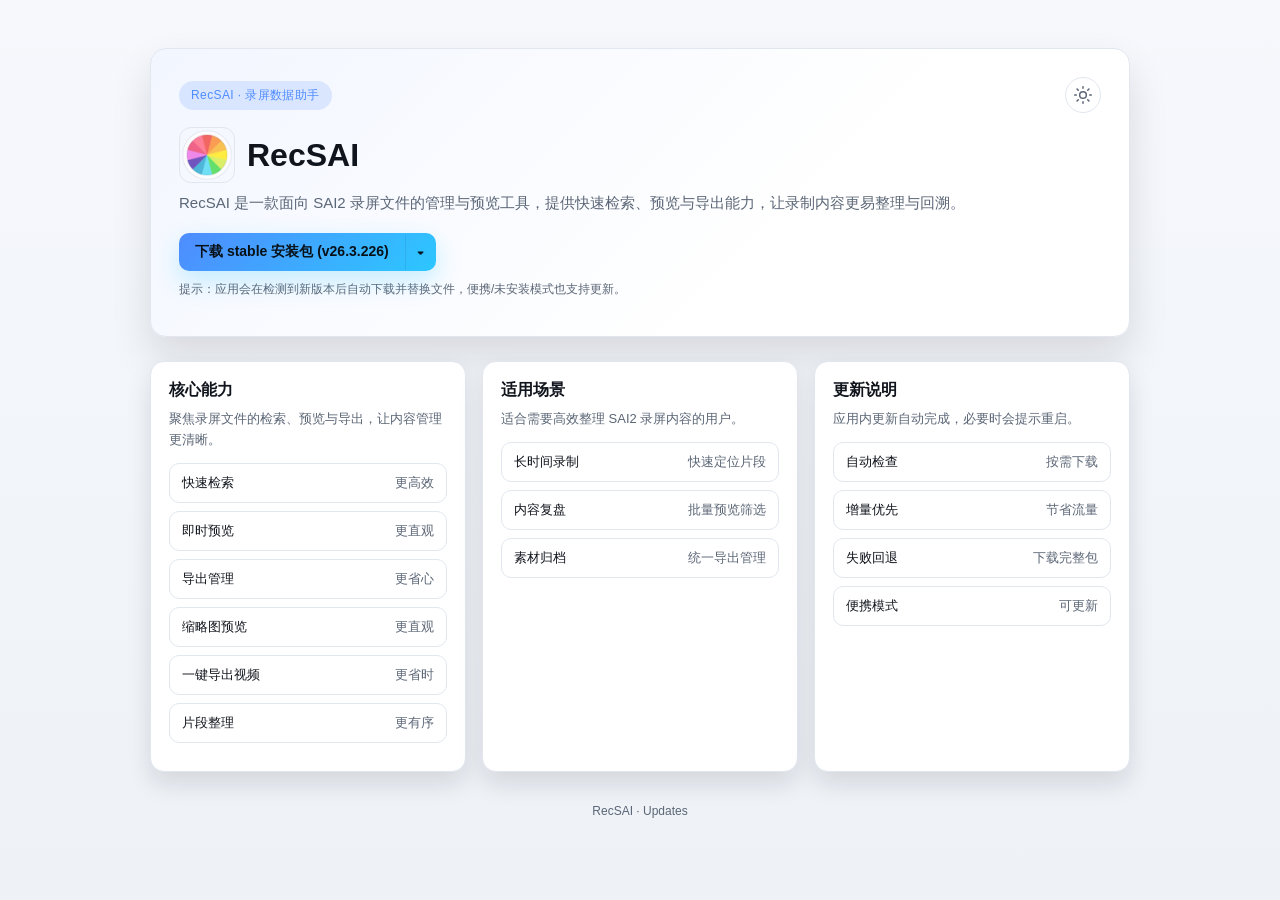
<file: index.html>
﻿<!doctype html>
<html lang="zh-CN">
<head>
  <meta charset="utf-8" />
  <meta name="viewport" content="width=device-width, initial-scale=1" />
  <title>RecSAI 更新中心</title>
  <style>
    :root {
      --bg: #0e0f13;
      --card: #151821;
      --text: #eef1f5;
      --muted: #a6adba;
      --accent: #53d1b6;
      --accent-2: #6aa6ff;
      --accent-soft: rgba(83, 209, 182, 0.14);
      --border: #2a2f3b;
      --shadow: rgba(0, 0, 0, 0.35);
    }
    body.light {
      --bg: #f4f6fb;
      --card: #ffffff;
      --text: #10141c;
      --muted: #5b6676;
      --accent: #4f8cff;
      --accent-2: #34c4ff;
      --accent-soft: rgba(79, 140, 255, 0.16);
      --border: #e1e6ef;
      --shadow: rgba(16, 20, 28, 0.12);
    }
    * { box-sizing: border-box; }
    body {
      margin: 0;
      font-family: "Segoe UI", "Noto Sans SC", "PingFang SC", "Microsoft YaHei", sans-serif;
      background: radial-gradient(1200px 600px at 15% -10%, #1b2130 0%, transparent 60%),
                  radial-gradient(1200px 800px at 110% 10%, #112031 0%, transparent 55%),
                  var(--bg);
      color: var(--text);
      min-height: 100vh;
      display: flex;
      justify-content: center;
      padding: 48px 16px;
      transition: background 0.4s ease, color 0.4s ease;
    }
    body.light {
      background: linear-gradient(180deg, #f6f8fc 0%, #eef2f7 100%), var(--bg);
    }
    .container {
      width: 100%;
      max-width: 980px;
      display: grid;
      gap: 24px;
    }
    .hero {
      padding: 28px;
      border-radius: 16px;
      background: linear-gradient(135deg, #1b2233 0%, #151821 65%);
      border: 1px solid var(--border);
      box-shadow: 0 20px 40px var(--shadow);
      position: relative;
      overflow: hidden;
      animation: fadeUp 0.5s ease;
      z-index: 1;
      --rx: 0deg;
      --ry: 0deg;
      --lift: 0px;
      transform: translateY(var(--lift)) rotateX(var(--rx)) rotateY(var(--ry));
      transform-style: preserve-3d;
      transition: transform 0.18s ease, box-shadow 0.18s ease, background 0.3s ease, border-color 0.3s ease;
    }
    .hero:hover {
      --lift: -2px;
    }
    body.light .hero {
      background: linear-gradient(135deg, #f2f6ff 0%, #ffffff 65%);
    }
    .hero::after {
      content: "";
      position: absolute;
      inset: -60% 0 auto 0;
      height: 140%;
      background: radial-gradient(380px 140px at 15% 10%, var(--accent-soft), transparent 60%);
      opacity: 0.8;
      pointer-events: none;
    }
    .badge {
      display: inline-flex;
      align-items: center;
      gap: 8px;
      padding: 6px 12px;
      border-radius: 999px;
      background: var(--accent-soft);
      color: var(--accent);
      font-size: 12px;
      letter-spacing: 0.4px;
    }
    .brand {
      display: inline-flex;
      align-items: center;
      gap: 10px;
    }
    .brand-logo {
      width: 56px;
      height: 56px;
      border-radius: 12px;
      object-fit: cover;
      border: 1px solid var(--border);
      background: rgba(255, 255, 255, 0.05);
    }
    .toolbar {
      display: flex;
      justify-content: space-between;
      align-items: center;
      gap: 12px;
    }
    .toggle {
      display: inline-flex;
      align-items: center;
      justify-content: center;
      font-size: 12px;
      color: var(--muted);
      background: transparent;
      border: 1px solid var(--border);
      width: 36px;
      height: 36px;
      border-radius: 999px;
      cursor: pointer;
      transition: border-color 0.2s ease, color 0.2s ease, background 0.2s ease;
    }
    .toggle .icon {
      width: 20px;
      height: 20px;
      opacity: 1;
      transition: transform 0.2s ease;
    }
    body.light .toggle .icon.moon,
    body:not(.light) .toggle .icon.sun {
      display: none;
    }
    .title {
      margin: 14px 0 8px;
      font-size: 32px;
      font-weight: 700;
    }
    .subtitle {
      margin: 0;
      color: var(--muted);
      font-size: 15px;
      line-height: 1.6;
    }
    .title-wrap {
      display: inline-flex;
      align-items: center;
      gap: 12px;
      margin: 14px 0 8px;
    }
    .title-wrap .title {
      margin: 0;
    }
    .grid {
      display: grid;
      gap: 16px;
      grid-template-columns: repeat(auto-fit, minmax(240px, 1fr));
      position: relative;
      z-index: 2;
      perspective: 900px;
    }
    .card {
      background: var(--card);
      border: 1px solid var(--border);
      border-radius: 14px;
      padding: 18px;
      box-shadow: 0 12px 24px var(--shadow);
      --rx: 0deg;
      --ry: 0deg;
      --lift: 0px;
      transform: translateY(var(--lift)) rotateX(var(--rx)) rotateY(var(--ry));
      transform-style: preserve-3d;
      transition: transform 0.18s ease, box-shadow 0.18s ease, background 0.3s ease, border-color 0.3s ease;
    }
    .card:hover {
      --lift: -3px;
      box-shadow: 0 18px 36px var(--shadow);
    }
    .card h3 {
      margin: 0 0 8px;
      font-size: 16px;
    }
    .card p {
      margin: 0;
      color: var(--muted);
      font-size: 13px;
      line-height: 1.6;
    }
    .actions {
      display: flex;
      flex-wrap: wrap;
      gap: 12px;
      margin-top: 18px;
    }
    .btn {
      appearance: none;
      border: 0;
      background: linear-gradient(135deg, var(--accent), #2cc7ff);
      color: #081118;
      padding: 10px 16px;
      border-radius: 10px;
      font-weight: 600;
      text-decoration: none;
      font-size: 14px;
      display: inline-flex;
      align-items: center;
      gap: 8px;
      transition: transform 0.15s ease, box-shadow 0.15s ease;
      box-shadow: 0 10px 24px rgba(44, 199, 255, 0.25);
      cursor: pointer;
      position: relative;
      overflow: hidden;
      box-shadow: none;
    }
    .btn:hover { transform: none; }
    .btn::after {
      content: "";
      position: absolute;
      inset: -30% -30%;
      background: radial-gradient(220px 60px at 30% 30%, rgba(255, 255, 255, 0.35), transparent 60%);
      opacity: 0;
      transition: opacity 0.2s ease;
    }
    .btn:hover::after { opacity: 1; }
    .meta {
      margin-top: 10px;
      color: var(--muted);
      font-size: 12px;
    }
    .list {
      display: grid;
      gap: 8px;
      margin-top: 12px;
    }
    .list-item {
      display: flex;
      justify-content: space-between;
      padding: 10px 12px;
      border-radius: 10px;
      background: rgba(255, 255, 255, 0.03);
      border: 1px solid var(--border);
      font-size: 13px;
    }
    .muted { color: var(--muted); }
    footer {
      color: var(--muted);
      font-size: 12px;
      text-align: center;
      padding: 8px 0 24px;
    }
    .download {
      position: relative;
      display: inline-flex;
      align-items: center;
      gap: 0;
      border-radius: 10px;
      overflow: visible;
      background: linear-gradient(135deg, var(--accent), #2cc7ff);
      box-shadow: 0 10px 24px rgba(44, 199, 255, 0.25);
      transition: transform 0.15s ease, box-shadow 0.15s ease;
      --rx: 0deg;
      --ry: 0deg;
      transform: translateY(0) rotateX(var(--rx)) rotateY(var(--ry)) translateZ(0);
      transform-style: preserve-3d;
      z-index: 2;
    }
    .download:hover {
      transform: translateY(-1px) rotateX(var(--rx)) rotateY(var(--ry));
    }
    .download .btn,
    .download .download-toggle {
      background: transparent;
      box-shadow: none;
    }
    .download:hover {
      box-shadow: 0 16px 32px rgba(44, 199, 255, 0.3);
    }
    .download:hover .download-main,
    .download:hover .download-toggle {
      box-shadow: 0 12px 26px rgba(44, 199, 255, 0.3);
    }
    .download-main,
    .download-toggle {
      transition: box-shadow 0.15s ease;
      transform: translateZ(6px);
    }
    .download-toggle {
      display: inline-flex;
      align-items: center;
      border: 0;
      outline: none;
      appearance: none;
      -webkit-appearance: none;
      box-shadow: inset 1px 0 0 rgba(255, 255, 255, 0.2);
      padding: 10px 12px;
      border-radius: 0 10px 10px 0;
      background: linear-gradient(135deg, var(--accent), #2cc7ff);
      color: #081118;
      font-weight: 700;
      cursor: pointer;
      transition: transform 0.15s ease;
    }
    .download-toggle:hover { transform: translateZ(6px); }
    body.light .download-toggle {
      box-shadow: inset 1px 0 0 rgba(0, 0, 0, 0.08);
    }
    .download-main {
      display: inline-flex;
      align-items: center;
      border-radius: 10px 0 0 10px;
    }
    .menu {
      position: absolute;
      top: calc(100% + 8px);
      left: 0;
      min-width: 200px;
      background: var(--card);
      border: 1px solid var(--border);
      border-radius: 12px;
      padding: 6px;
      box-shadow: 0 18px 32px var(--shadow);
      z-index: 30;
      opacity: 0;
      transform: translateY(-6px) scale(0.98);
      pointer-events: none;
      transition: opacity 0.18s ease, transform 0.18s ease;
      transform-origin: top left;
      --rx: 0deg;
      --ry: 0deg;
    }
    .menu.open {
      opacity: 1;
      transform: translateY(0) scale(1) rotateX(var(--rx)) rotateY(var(--ry)) translateZ(20px);
      pointer-events: auto;
    }
    .menu button {
      width: 100%;
      background: transparent;
      border: 0;
      color: var(--text);
      padding: 8px 10px;
      text-align: left;
      border-radius: 8px;
      cursor: pointer;
      font-size: 13px;
    }
    .menu button:hover {
      background: rgba(255, 255, 255, 0.06);
    }
    body.light .menu button:hover {
      background: rgba(76, 125, 255, 0.14);
    }
    @keyframes fadeUp {
      from { opacity: 0; transform: translateY(6px); }
      to { opacity: 1; transform: translateY(0); }
    }
  </style>
</head>
<body>
  <div class="container">
    <section class="hero">
      <div class="toolbar">
        <div class="brand">
          <div class="badge">RecSAI · 录屏数据助手</div>
        </div>
        <button id="theme-toggle" class="toggle" type="button" aria-label="切换主题">
          <svg class="icon sun" aria-hidden="true"><use href="icons.svg#sun"></use></svg>
          <svg class="icon moon" aria-hidden="true"><use href="icons.svg#moon"></use></svg>
        </button>
      </div>
      <div class="title-wrap">
        <img class="brand-logo" src="preferences-color.ico" alt="RecSAI" />
        <h1 class="title">RecSAI</h1>
      </div>
      <p class="subtitle">
        RecSAI 是一款面向 SAI2 录屏文件的管理与预览工具，提供快速检索、预览与导出能力，让录制内容更易整理与回溯。
      </p>
      <div class="actions">
        <div class="download" id="download-wrap">
          <button class="btn download-main" id="download-btn" type="button">
            <span id="download-label">下载 stable 安装包</span>
          </button>
          <button class="download-toggle" id="download-toggle" type="button" aria-label="选择版本">▾</button>
          <div class="menu" id="download-menu">
            <button type="button" data-channel="stable">下载 stable 安装包</button>
            <button type="button" data-channel="beta">下载 beta 安装包</button>
          </div>
        </div>
      </div>
      <div class="meta">提示：应用会在检测到新版本后自动下载并替换文件，便携/未安装模式也支持更新。</div>
    </section>

    <section class="grid">
      <div class="card">
        <h3>核心能力</h3>
        <p>聚焦录屏文件的检索、预览与导出，让内容管理更清晰。</p>
        <div class="list">
          <div class="list-item"><span>快速检索</span><span class="muted">更高效</span></div>
          <div class="list-item"><span>即时预览</span><span class="muted">更直观</span></div>
          <div class="list-item"><span>导出管理</span><span class="muted">更省心</span></div>
          <div class="list-item"><span>缩略图预览</span><span class="muted">更直观</span></div>
          <div class="list-item"><span>一键导出视频</span><span class="muted">更省时</span></div>
          <div class="list-item"><span>片段整理</span><span class="muted">更有序</span></div>
        </div>
      </div>
      <div class="card">
        <h3>适用场景</h3>
        <p>适合需要高效整理 SAI2 录屏内容的用户。</p>
        <div class="list">
          <div class="list-item"><span>长时间录制</span><span class="muted">快速定位片段</span></div>
          <div class="list-item"><span>内容复盘</span><span class="muted">批量预览筛选</span></div>
          <div class="list-item"><span>素材归档</span><span class="muted">统一导出管理</span></div>
        </div>
      </div>
      <div class="card">
        <h3>更新说明</h3>
        <p>应用内更新自动完成，必要时会提示重启。</p>
        <div class="list">
          <div class="list-item"><span>自动检查</span><span class="muted">按需下载</span></div>
          <div class="list-item"><span>增量优先</span><span class="muted">节省流量</span></div>
          <div class="list-item"><span>失败回退</span><span class="muted">下载完整包</span></div>
          <div class="list-item"><span>便携模式</span><span class="muted">可更新</span></div>
        </div>
      </div>
    </section>

    <footer>RecSAI · Updates</footer>
  </div>

  <script>
    function applyTheme(mode) {
      document.body.classList.toggle("light", mode === "light");
      const btn = document.getElementById("theme-toggle");
      btn.setAttribute("aria-label", mode === "light" ? "切换到深色" : "切换到亮色");
      localStorage.setItem("theme", mode);
    }

    function initDownload() {
      const wrap = document.getElementById("download-wrap");
      const btn = document.getElementById("download-btn");
      const toggle = document.getElementById("download-toggle");
      const label = document.getElementById("download-label");
      const menu = document.getElementById("download-menu");
      const packagePrefixes = ["RecSAI", "ReadSAI2"];
      const channelUrls = { stable: null, beta: null };
      const channelVersions = { stable: null, beta: null };

      const stripBom = (text) => {
        if (!text) return "";
        return text.charCodeAt(0) === 0xfeff ? text.slice(1) : text;
      };

      const fetchJson = async (url) => {
        const resp = await fetch(`${url}?ts=${Date.now()}`);
        if (!resp.ok) throw new Error("manifest not found");
        return JSON.parse(stripBom(await resp.text()));
      };

      const fileExists = async (url) => {
        try {
          const head = await fetch(`${url}?ts=${Date.now()}`, { method: "HEAD" });
          if (head.ok) return true;
          if (head.status !== 405) return false;
        } catch (err) {
        }

        try {
          const get = await fetch(`${url}?ts=${Date.now()}`);
          return get.ok;
        } catch (err) {
          return false;
        }
      };

      const resolvePackageUrl = async (channel, version) => {
        for (const prefix of packagePrefixes) {
          const candidate = `download/${channel}/${prefix}-${version}.zip`;
          if (await fileExists(candidate)) {
            return candidate;
          }
        }
        return null;
      };

      const triggerDownload = (url) => {
        if (!url) {
          alert("更新包尚未就绪，请稍后再试。");
          return;
        }
        const link = document.createElement("a");
        link.href = url;
        link.download = "";
        document.body.appendChild(link);
        link.click();
        link.remove();
      };

      const refreshChannel = async (channel) => {
        try {
          const json = await fetchJson(`download/${channel}/manifest.json`);
          if (json && json.version) {
            channelVersions[channel] = json.version;
            channelUrls[channel] = await resolvePackageUrl(channel, json.version);
          }
        } catch (err) {
          console.warn("Failed to load manifest for", channel, err);
        }
      };

      const selectChannel = (channel) => {
        const version = channelVersions[channel];
        const text = channel === "beta" ? "下载 beta 安装包" : "下载 stable 安装包";
        label.textContent = text;
        btn.dataset.channel = channel;
        menu.classList.remove("open");
        toggle.setAttribute("aria-expanded", "false");
        if (version) {
          label.textContent = `${text} (v${version})`;
        }
      };

      btn.addEventListener("click", () => {
        const url = channelUrls[btn.dataset.channel] || channelUrls.stable;
        triggerDownload(url);
        menu.classList.remove("open");
        toggle.setAttribute("aria-expanded", "false");
      });

      toggle.addEventListener("click", (e) => {
        e.stopPropagation();
        const isOpen = menu.classList.toggle("open");
        toggle.setAttribute("aria-expanded", isOpen ? "true" : "false");
      });

      menu.addEventListener("click", (e) => {
        const target = e.target;
        if (!target || !target.dataset.channel) return;
        selectChannel(target.dataset.channel);
        const url = channelUrls[target.dataset.channel] || channelUrls.stable;
        triggerDownload(url);
      });

      document.addEventListener("click", (e) => {
        if (!wrap.contains(e.target)) {
          menu.classList.remove("open");
          toggle.setAttribute("aria-expanded", "false");
        }
      });

      refreshChannel("stable").then(() => selectChannel("stable"));
      refreshChannel("beta");
    }

    function attachTilt(el, maxTilt, lift) {
      if (!el) return;
      const reduceMotion = window.matchMedia("(prefers-reduced-motion: reduce)").matches;
      const finePointer = window.matchMedia("(pointer: fine)").matches;
      if (reduceMotion || !finePointer) return;

      let raf = null;
      el.addEventListener("mousemove", (e) => {
        if (raf) return;
        raf = requestAnimationFrame(() => {
          const rect = el.getBoundingClientRect();
          const x = e.clientX - rect.left;
          const y = e.clientY - rect.top;
          const dx = (x / rect.width) * 2 - 1;
          const dy = (y / rect.height) * 2 - 1;
          el.style.setProperty("--ry", `${dx * maxTilt}deg`);
          el.style.setProperty("--rx", `${-dy * maxTilt}deg`);
          raf = null;
        });
      });
      el.addEventListener("mouseleave", () => {
        el.style.setProperty("--rx", "0deg");
        el.style.setProperty("--ry", "0deg");
        if (lift) {
          el.style.setProperty("--lift", "0px");
        }
      });
      if (lift) {
        el.addEventListener("mouseenter", () => {
          el.style.setProperty("--lift", lift);
        });
      }
    }

    function initCardTilt() {
      const reduceMotion = window.matchMedia("(prefers-reduced-motion: reduce)").matches;
      const finePointer = window.matchMedia("(pointer: fine)").matches;
      if (reduceMotion || !finePointer) return;

      const maxTilt = 4;
      document.querySelectorAll(".card").forEach((card) => {
        attachTilt(card, maxTilt, "-3px");
      });
      attachTilt(document.querySelector(".hero"), 5, "-2px");
      const download = document.querySelector(".download");
      attachTilt(download, 2, "-1px");
      attachTilt(document.querySelector(".menu"), 2, "0px");
    }

    function init() {
      const stored = localStorage.getItem("theme") || "light";
      applyTheme(stored);
      const toggle = document.getElementById("theme-toggle");
      toggle.addEventListener("click", () => {
        const next = document.body.classList.contains("light") ? "dark" : "light";
        applyTheme(next);
      });
      initDownload();
      initCardTilt();
    }

    init();
  </script>
</body>
</html>
</file>
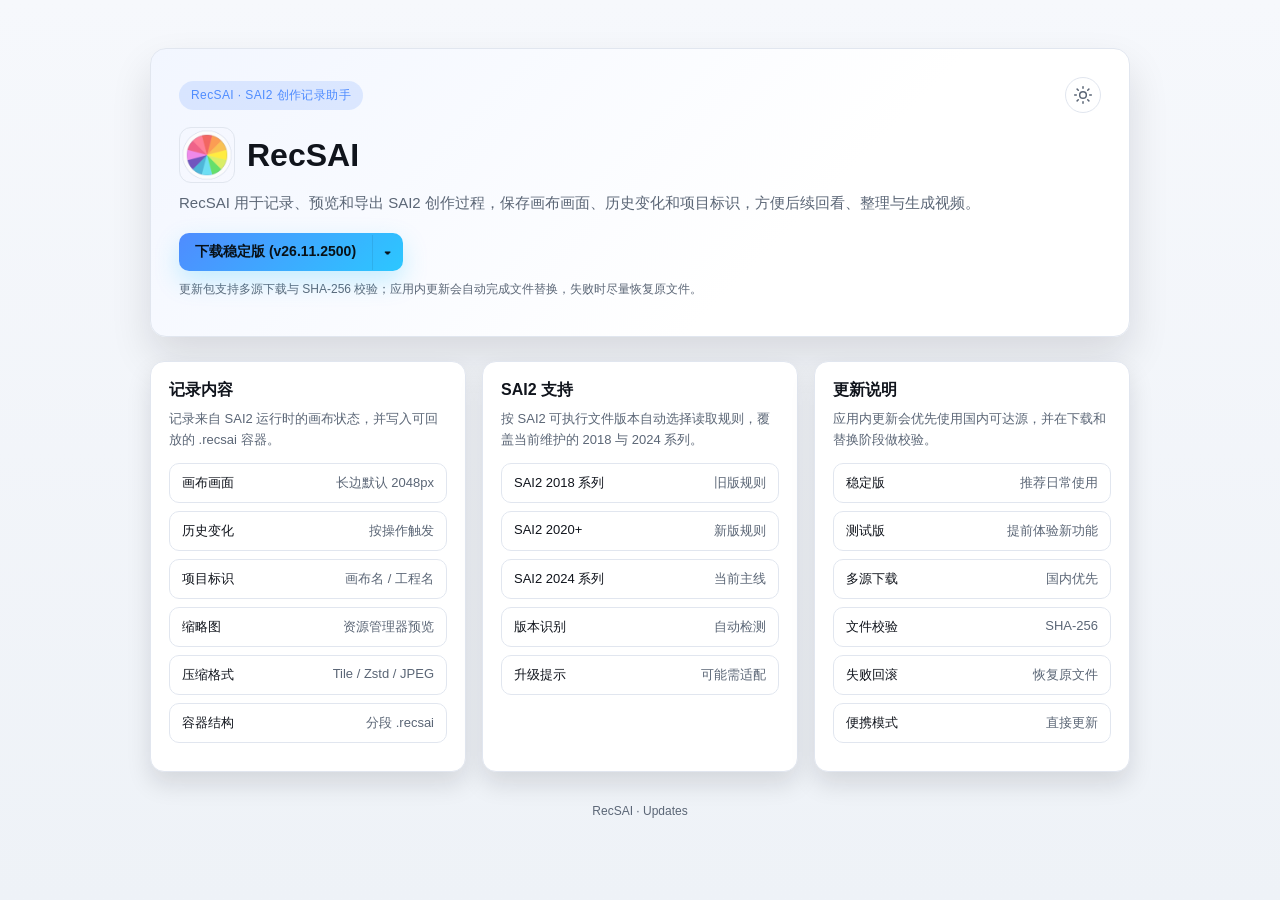
<file: public/index.html>
﻿<!doctype html>
<html lang="zh-CN">
<head>
  <meta charset="utf-8" />
  <meta name="viewport" content="width=device-width, initial-scale=1" />
  <title>RecSAI 更新中心</title>
  <style>
    :root {
      --bg: #0e0f13;
      --card: #151821;
      --text: #eef1f5;
      --muted: #a6adba;
      --accent: #53d1b6;
      --accent-2: #6aa6ff;
      --accent-soft: rgba(83, 209, 182, 0.14);
      --border: #2a2f3b;
      --shadow: rgba(0, 0, 0, 0.35);
    }
    body.light {
      --bg: #f4f6fb;
      --card: #ffffff;
      --text: #10141c;
      --muted: #5b6676;
      --accent: #4f8cff;
      --accent-2: #34c4ff;
      --accent-soft: rgba(79, 140, 255, 0.16);
      --border: #e1e6ef;
      --shadow: rgba(16, 20, 28, 0.12);
    }
    * { box-sizing: border-box; }
    body {
      margin: 0;
      font-family: "Segoe UI", "Noto Sans SC", "PingFang SC", "Microsoft YaHei", sans-serif;
      background: radial-gradient(1200px 600px at 15% -10%, #1b2130 0%, transparent 60%),
                  radial-gradient(1200px 800px at 110% 10%, #112031 0%, transparent 55%),
                  var(--bg);
      color: var(--text);
      min-height: 100vh;
      display: flex;
      justify-content: center;
      padding: 48px 16px;
      transition: background 0.4s ease, color 0.4s ease;
    }
    body.light {
      background: linear-gradient(180deg, #f6f8fc 0%, #eef2f7 100%), var(--bg);
    }
    .container {
      width: 100%;
      max-width: 980px;
      display: grid;
      gap: 24px;
    }
    .hero {
      padding: 28px;
      border-radius: 16px;
      background: linear-gradient(135deg, #1b2233 0%, #151821 65%);
      border: 1px solid var(--border);
      box-shadow: 0 20px 40px var(--shadow);
      position: relative;
      overflow: hidden;
      animation: fadeUp 0.5s ease;
      z-index: 1;
      --rx: 0deg;
      --ry: 0deg;
      --lift: 0px;
      transform: translateY(var(--lift)) rotateX(var(--rx)) rotateY(var(--ry));
      transform-style: preserve-3d;
      transition: transform 0.18s ease, box-shadow 0.18s ease, background 0.3s ease, border-color 0.3s ease;
    }
    .hero:hover {
      --lift: -2px;
    }
    body.light .hero {
      background: linear-gradient(135deg, #f2f6ff 0%, #ffffff 65%);
    }
    .hero::after {
      content: "";
      position: absolute;
      inset: -60% 0 auto 0;
      height: 140%;
      background: radial-gradient(380px 140px at 15% 10%, var(--accent-soft), transparent 60%);
      opacity: 0.8;
      pointer-events: none;
    }
    .badge {
      display: inline-flex;
      align-items: center;
      gap: 8px;
      padding: 6px 12px;
      border-radius: 999px;
      background: var(--accent-soft);
      color: var(--accent);
      font-size: 12px;
      letter-spacing: 0.4px;
    }
    .brand {
      display: inline-flex;
      align-items: center;
      gap: 10px;
    }
    .brand-logo {
      width: 56px;
      height: 56px;
      border-radius: 12px;
      object-fit: cover;
      border: 1px solid var(--border);
      background: rgba(255, 255, 255, 0.05);
    }
    .toolbar {
      display: flex;
      justify-content: space-between;
      align-items: center;
      gap: 12px;
    }
    .toggle {
      display: inline-flex;
      align-items: center;
      justify-content: center;
      font-size: 12px;
      color: var(--muted);
      background: transparent;
      border: 1px solid var(--border);
      width: 36px;
      height: 36px;
      border-radius: 999px;
      cursor: pointer;
      transition: border-color 0.2s ease, color 0.2s ease, background 0.2s ease;
    }
    .toggle .icon {
      width: 20px;
      height: 20px;
      opacity: 1;
      transition: transform 0.2s ease;
    }
    body.light .toggle .icon.moon,
    body:not(.light) .toggle .icon.sun {
      display: none;
    }
    .title {
      margin: 14px 0 8px;
      font-size: 32px;
      font-weight: 700;
    }
    .subtitle {
      margin: 0;
      color: var(--muted);
      font-size: 15px;
      line-height: 1.6;
    }
    .title-wrap {
      display: inline-flex;
      align-items: center;
      gap: 12px;
      margin: 14px 0 8px;
    }
    .title-wrap .title {
      margin: 0;
    }
    .grid {
      display: grid;
      gap: 16px;
      grid-template-columns: repeat(auto-fit, minmax(240px, 1fr));
      position: relative;
      z-index: 2;
      perspective: 900px;
    }
    .card {
      background: var(--card);
      border: 1px solid var(--border);
      border-radius: 14px;
      padding: 18px;
      box-shadow: 0 12px 24px var(--shadow);
      --rx: 0deg;
      --ry: 0deg;
      --lift: 0px;
      transform: translateY(var(--lift)) rotateX(var(--rx)) rotateY(var(--ry));
      transform-style: preserve-3d;
      transition: transform 0.18s ease, box-shadow 0.18s ease, background 0.3s ease, border-color 0.3s ease;
    }
    .card:hover {
      --lift: -3px;
      box-shadow: 0 18px 36px var(--shadow);
    }
    .card h3 {
      margin: 0 0 8px;
      font-size: 16px;
    }
    .card p {
      margin: 0;
      color: var(--muted);
      font-size: 13px;
      line-height: 1.6;
    }
    .actions {
      display: flex;
      flex-wrap: wrap;
      gap: 12px;
      margin-top: 18px;
    }
    .btn {
      appearance: none;
      border: 0;
      background: linear-gradient(135deg, var(--accent), #2cc7ff);
      color: #081118;
      padding: 10px 16px;
      border-radius: 10px;
      font-weight: 600;
      text-decoration: none;
      font-size: 14px;
      display: inline-flex;
      align-items: center;
      gap: 8px;
      transition: transform 0.15s ease, box-shadow 0.15s ease;
      box-shadow: 0 10px 24px rgba(44, 199, 255, 0.25);
      cursor: pointer;
      position: relative;
      overflow: hidden;
      box-shadow: none;
    }
    .btn:hover { transform: none; }
    .btn::after {
      content: "";
      position: absolute;
      inset: -30% -30%;
      background: radial-gradient(220px 60px at 30% 30%, rgba(255, 255, 255, 0.35), transparent 60%);
      opacity: 0;
      transition: opacity 0.2s ease;
    }
    .btn:hover::after { opacity: 1; }
    .meta {
      margin-top: 10px;
      color: var(--muted);
      font-size: 12px;
    }
    .list {
      display: grid;
      gap: 8px;
      margin-top: 12px;
    }
    .list-item {
      display: flex;
      justify-content: space-between;
      padding: 10px 12px;
      border-radius: 10px;
      background: rgba(255, 255, 255, 0.03);
      border: 1px solid var(--border);
      font-size: 13px;
    }
    .muted { color: var(--muted); }
    footer {
      color: var(--muted);
      font-size: 12px;
      text-align: center;
      padding: 8px 0 24px;
    }
    .download {
      position: relative;
      display: inline-flex;
      align-items: center;
      gap: 0;
      border-radius: 10px;
      overflow: visible;
      background: linear-gradient(135deg, var(--accent), #2cc7ff);
      box-shadow: 0 10px 24px rgba(44, 199, 255, 0.25);
      transition: transform 0.15s ease, box-shadow 0.15s ease;
      --rx: 0deg;
      --ry: 0deg;
      transform: translateY(0) rotateX(var(--rx)) rotateY(var(--ry)) translateZ(0);
      transform-style: preserve-3d;
      z-index: 2;
    }
    .download:hover {
      transform: translateY(-1px) rotateX(var(--rx)) rotateY(var(--ry));
    }
    .download .btn,
    .download .download-toggle {
      background: transparent;
      box-shadow: none;
    }
    .download:hover {
      box-shadow: 0 16px 32px rgba(44, 199, 255, 0.3);
    }
    .download:hover .download-main,
    .download:hover .download-toggle {
      box-shadow: 0 12px 26px rgba(44, 199, 255, 0.3);
    }
    .download-main,
    .download-toggle {
      transition: box-shadow 0.15s ease;
      transform: translateZ(6px);
    }
    .download-toggle {
      display: inline-flex;
      align-items: center;
      border: 0;
      outline: none;
      appearance: none;
      -webkit-appearance: none;
      box-shadow: inset 1px 0 0 rgba(255, 255, 255, 0.2);
      padding: 10px 12px;
      border-radius: 0 10px 10px 0;
      background: linear-gradient(135deg, var(--accent), #2cc7ff);
      color: #081118;
      font-weight: 700;
      cursor: pointer;
      transition: transform 0.15s ease;
    }
    .download-toggle:hover { transform: translateZ(6px); }
    body.light .download-toggle {
      box-shadow: inset 1px 0 0 rgba(0, 0, 0, 0.08);
    }
    .download-main {
      display: inline-flex;
      align-items: center;
      border-radius: 10px 0 0 10px;
    }
    .menu {
      position: absolute;
      top: calc(100% + 8px);
      left: 0;
      min-width: 200px;
      background: var(--card);
      border: 1px solid var(--border);
      border-radius: 12px;
      padding: 6px;
      box-shadow: 0 18px 32px var(--shadow);
      z-index: 30;
      opacity: 0;
      transform: translateY(-6px) scale(0.98);
      pointer-events: none;
      transition: opacity 0.18s ease, transform 0.18s ease;
      transform-origin: top left;
      --rx: 0deg;
      --ry: 0deg;
    }
    .menu.open {
      opacity: 1;
      transform: translateY(0) scale(1) rotateX(var(--rx)) rotateY(var(--ry)) translateZ(20px);
      pointer-events: auto;
    }
    .menu button {
      width: 100%;
      background: transparent;
      border: 0;
      color: var(--text);
      padding: 8px 10px;
      text-align: left;
      border-radius: 8px;
      cursor: pointer;
      font-size: 13px;
    }
    .menu button:hover {
      background: rgba(255, 255, 255, 0.06);
    }
    body.light .menu button:hover {
      background: rgba(76, 125, 255, 0.14);
    }
    @keyframes fadeUp {
      from { opacity: 0; transform: translateY(6px); }
      to { opacity: 1; transform: translateY(0); }
    }
  </style>
</head>
<body>
  <div class="container">
    <section class="hero">
      <div class="toolbar">
        <div class="brand">
          <div class="badge">RecSAI · SAI2 创作记录助手</div>
        </div>
        <button id="theme-toggle" class="toggle" type="button" aria-label="切换主题">
          <svg class="icon sun" aria-hidden="true"><use href="icons.svg#sun"></use></svg>
          <svg class="icon moon" aria-hidden="true"><use href="icons.svg#moon"></use></svg>
        </button>
      </div>
      <div class="title-wrap">
        <img class="brand-logo" src="preferences-color.ico" alt="RecSAI" />
        <h1 class="title">RecSAI</h1>
      </div>
      <p class="subtitle">
        RecSAI 用于记录、预览和导出 SAI2 创作过程，保存画布画面、历史变化和项目标识，方便后续回看、整理与生成视频。
      </p>
      <div class="actions">
        <div class="download" id="download-wrap">
          <button class="btn download-main" id="download-btn" type="button">
            <span id="download-label">下载稳定版</span>
          </button>
          <button class="download-toggle" id="download-toggle" type="button" aria-label="选择版本">▾</button>
          <div class="menu" id="download-menu">
            <button type="button" data-channel="stable">下载稳定版</button>
            <button type="button" data-channel="beta">下载测试版</button>
          </div>
        </div>
      </div>
      <div class="meta">更新包支持多源下载与 SHA-256 校验；应用内更新会自动完成文件替换，失败时尽量恢复原文件。</div>
    </section>

    <section class="grid">
      <div class="card">
        <h3>记录内容</h3>
        <p>记录来自 SAI2 运行时的画布状态，并写入可回放的 .recsai 容器。</p>
        <div class="list">
          <div class="list-item"><span>画布画面</span><span class="muted">长边默认 2048px</span></div>
          <div class="list-item"><span>历史变化</span><span class="muted">按操作触发</span></div>
          <div class="list-item"><span>项目标识</span><span class="muted">画布名 / 工程名</span></div>
          <div class="list-item"><span>缩略图</span><span class="muted">资源管理器预览</span></div>
          <div class="list-item"><span>压缩格式</span><span class="muted">Tile / Zstd / JPEG</span></div>
          <div class="list-item"><span>容器结构</span><span class="muted">分段 .recsai</span></div>
        </div>
      </div>
      <div class="card">
        <h3>SAI2 支持</h3>
        <p>按 SAI2 可执行文件版本自动选择读取规则，覆盖当前维护的 2018 与 2024 系列。</p>
        <div class="list">
          <div class="list-item"><span>SAI2 2018 系列</span><span class="muted">旧版规则</span></div>
          <div class="list-item"><span>SAI2 2020+</span><span class="muted">新版规则</span></div>
          <div class="list-item"><span>SAI2 2024 系列</span><span class="muted">当前主线</span></div>
          <div class="list-item"><span>版本识别</span><span class="muted">自动检测</span></div>
          <div class="list-item"><span>升级提示</span><span class="muted">可能需适配</span></div>
        </div>
      </div>
      <div class="card">
        <h3>更新说明</h3>
        <p>应用内更新会优先使用国内可达源，并在下载和替换阶段做校验。</p>
        <div class="list">
          <div class="list-item"><span>稳定版</span><span class="muted">推荐日常使用</span></div>
          <div class="list-item"><span>测试版</span><span class="muted">提前体验新功能</span></div>
          <div class="list-item"><span>多源下载</span><span class="muted">国内优先</span></div>
          <div class="list-item"><span>文件校验</span><span class="muted">SHA-256</span></div>
          <div class="list-item"><span>失败回滚</span><span class="muted">恢复原文件</span></div>
          <div class="list-item"><span>便携模式</span><span class="muted">直接更新</span></div>
        </div>
      </div>
    </section>

    <footer>RecSAI · Updates</footer>
  </div>

  <script>
    function applyTheme(mode) {
      document.body.classList.toggle("light", mode === "light");
      const btn = document.getElementById("theme-toggle");
      btn.setAttribute("aria-label", mode === "light" ? "切换到深色" : "切换到亮色");
      localStorage.setItem("theme", mode);
    }

    function initDownload() {
      const wrap = document.getElementById("download-wrap");
      const btn = document.getElementById("download-btn");
      const toggle = document.getElementById("download-toggle");
      const label = document.getElementById("download-label");
      const menu = document.getElementById("download-menu");
      const packagePrefixes = ["RecSAI", "ReadSAI2"];
      const channelUrls = { stable: null, beta: null };
      const channelVersions = { stable: null, beta: null };

      const stripBom = (text) => {
        if (!text) return "";
        return text.charCodeAt(0) === 0xfeff ? text.slice(1) : text;
      };

      const fetchJson = async (url) => {
        const resp = await fetch(`${url}?ts=${Date.now()}`);
        if (!resp.ok) throw new Error("manifest not found");
        return JSON.parse(stripBom(await resp.text()));
      };

      const fileExists = async (url) => {
        try {
          const head = await fetch(`${url}?ts=${Date.now()}`, { method: "HEAD" });
          if (head.ok) return true;
          if (head.status !== 405) return false;
        } catch (err) {
        }

        try {
          const get = await fetch(`${url}?ts=${Date.now()}`);
          return get.ok;
        } catch (err) {
          return false;
        }
      };

      const resolvePackageUrl = async (channel, version) => {
        for (const prefix of packagePrefixes) {
          const candidate = `download/${channel}/${prefix}-${version}.zip`;
          if (await fileExists(candidate)) {
            return candidate;
          }
        }
        return null;
      };

      const triggerDownload = (url) => {
        if (!url) {
          alert("更新包尚未就绪，请稍后再试。");
          return;
        }
        const link = document.createElement("a");
        link.href = url;
        link.download = "";
        document.body.appendChild(link);
        link.click();
        link.remove();
      };

      const refreshChannel = async (channel) => {
        try {
          const json = await fetchJson(`download/${channel}/manifest.json`);
          if (json && json.version) {
            channelVersions[channel] = json.version;
            channelUrls[channel] = await resolvePackageUrl(channel, json.version);
          }
        } catch (err) {
          console.warn("Failed to load manifest for", channel, err);
        }
      };

      const selectChannel = (channel) => {
        const version = channelVersions[channel];
        const text = channel === "beta" ? "下载测试版" : "下载稳定版";
        label.textContent = text;
        btn.dataset.channel = channel;
        menu.classList.remove("open");
        toggle.setAttribute("aria-expanded", "false");
        if (version) {
          label.textContent = `${text} (v${version})`;
        }
      };

      btn.addEventListener("click", () => {
        const url = channelUrls[btn.dataset.channel] || channelUrls.stable;
        triggerDownload(url);
        menu.classList.remove("open");
        toggle.setAttribute("aria-expanded", "false");
      });

      toggle.addEventListener("click", (e) => {
        e.stopPropagation();
        const isOpen = menu.classList.toggle("open");
        toggle.setAttribute("aria-expanded", isOpen ? "true" : "false");
      });

      menu.addEventListener("click", (e) => {
        const target = e.target;
        if (!target || !target.dataset.channel) return;
        selectChannel(target.dataset.channel);
        const url = channelUrls[target.dataset.channel] || channelUrls.stable;
        triggerDownload(url);
      });

      document.addEventListener("click", (e) => {
        if (!wrap.contains(e.target)) {
          menu.classList.remove("open");
          toggle.setAttribute("aria-expanded", "false");
        }
      });

      refreshChannel("stable").then(() => selectChannel("stable"));
      refreshChannel("beta");
    }

    function attachTilt(el, maxTilt, lift) {
      if (!el) return;
      const reduceMotion = window.matchMedia("(prefers-reduced-motion: reduce)").matches;
      const finePointer = window.matchMedia("(pointer: fine)").matches;
      if (reduceMotion || !finePointer) return;

      let raf = null;
      el.addEventListener("mousemove", (e) => {
        if (raf) return;
        raf = requestAnimationFrame(() => {
          const rect = el.getBoundingClientRect();
          const x = e.clientX - rect.left;
          const y = e.clientY - rect.top;
          const dx = (x / rect.width) * 2 - 1;
          const dy = (y / rect.height) * 2 - 1;
          el.style.setProperty("--ry", `${dx * maxTilt}deg`);
          el.style.setProperty("--rx", `${-dy * maxTilt}deg`);
          raf = null;
        });
      });
      el.addEventListener("mouseleave", () => {
        el.style.setProperty("--rx", "0deg");
        el.style.setProperty("--ry", "0deg");
        if (lift) {
          el.style.setProperty("--lift", "0px");
        }
      });
      if (lift) {
        el.addEventListener("mouseenter", () => {
          el.style.setProperty("--lift", lift);
        });
      }
    }

    function initCardTilt() {
      const reduceMotion = window.matchMedia("(prefers-reduced-motion: reduce)").matches;
      const finePointer = window.matchMedia("(pointer: fine)").matches;
      if (reduceMotion || !finePointer) return;

      const maxTilt = 4;
      document.querySelectorAll(".card").forEach((card) => {
        attachTilt(card, maxTilt, "-3px");
      });
      attachTilt(document.querySelector(".hero"), 5, "-2px");
      const download = document.querySelector(".download");
      attachTilt(download, 2, "-1px");
      attachTilt(document.querySelector(".menu"), 2, "0px");
    }

    function init() {
      const stored = localStorage.getItem("theme") || "light";
      applyTheme(stored);
      const toggle = document.getElementById("theme-toggle");
      toggle.addEventListener("click", () => {
        const next = document.body.classList.contains("light") ? "dark" : "light";
        applyTheme(next);
      });
      initDownload();
      initCardTilt();
    }

    init();
  </script>
</body>
</html>
</file>
